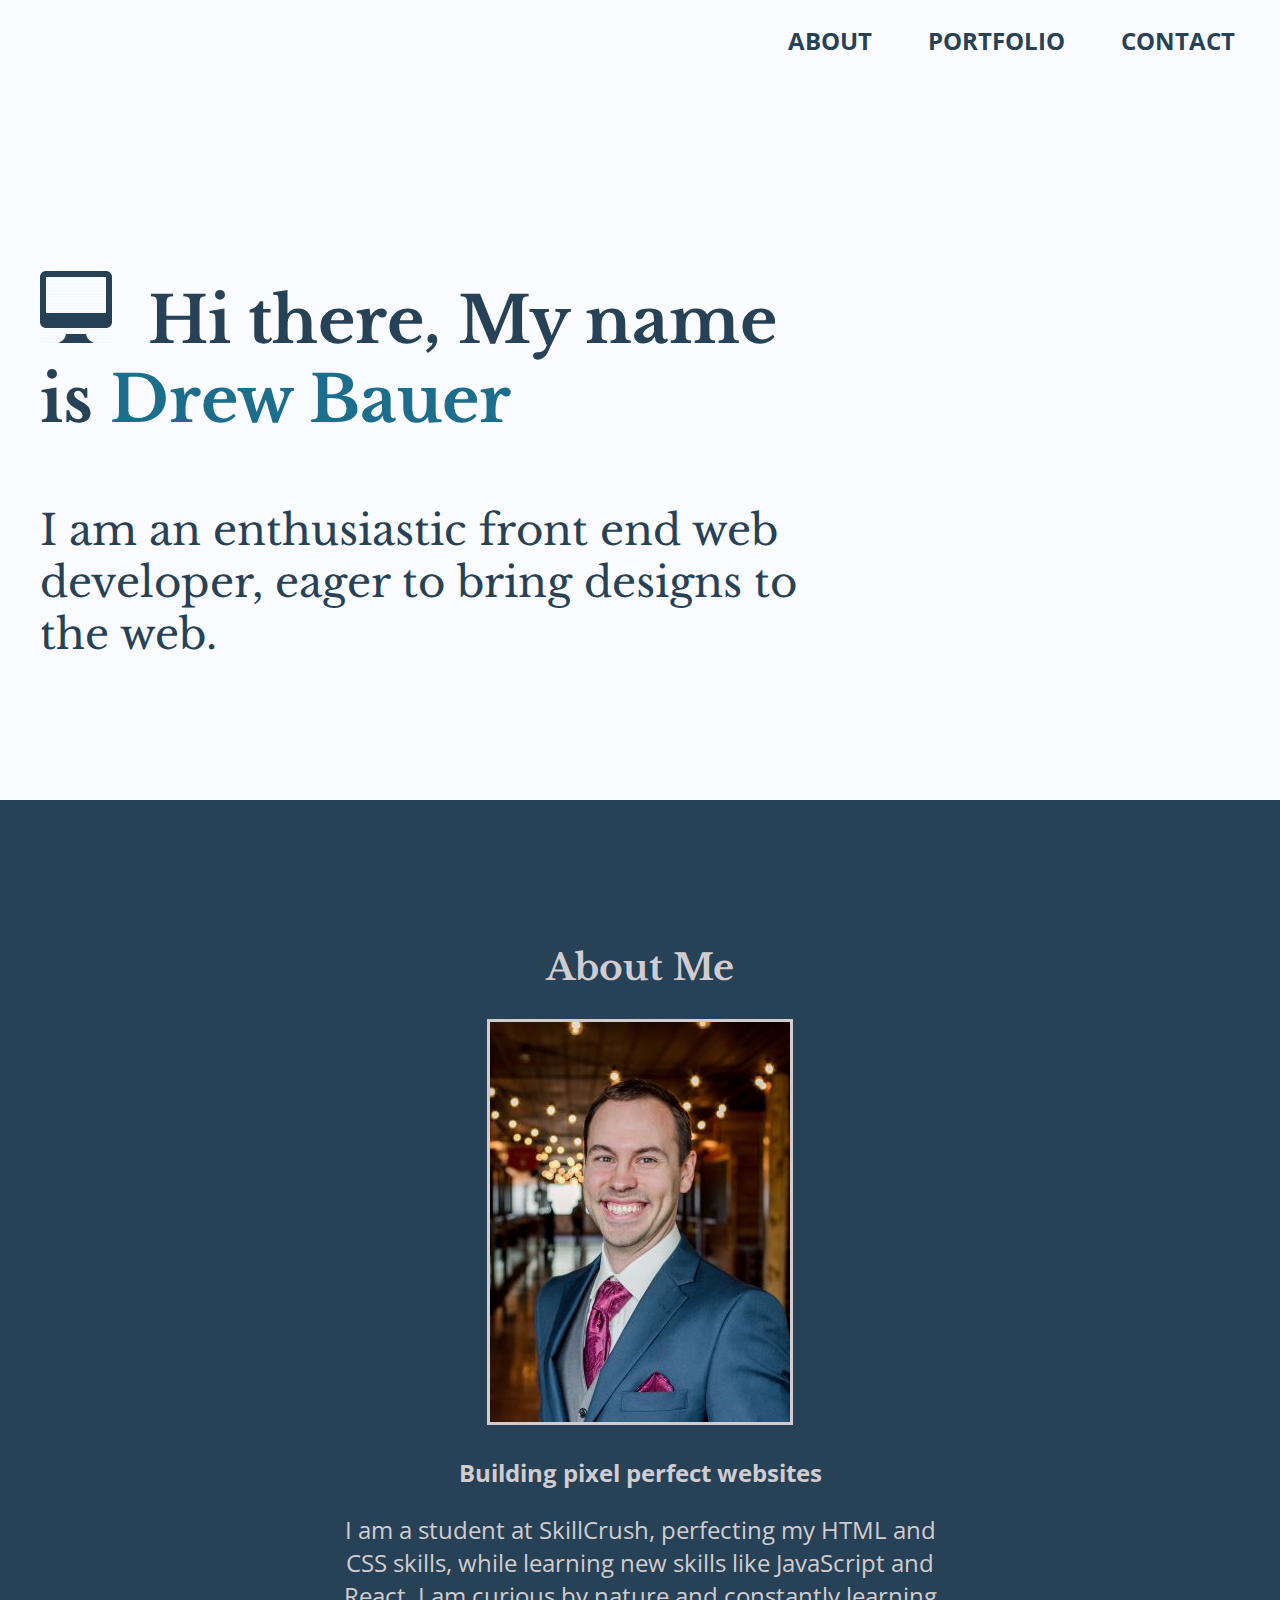
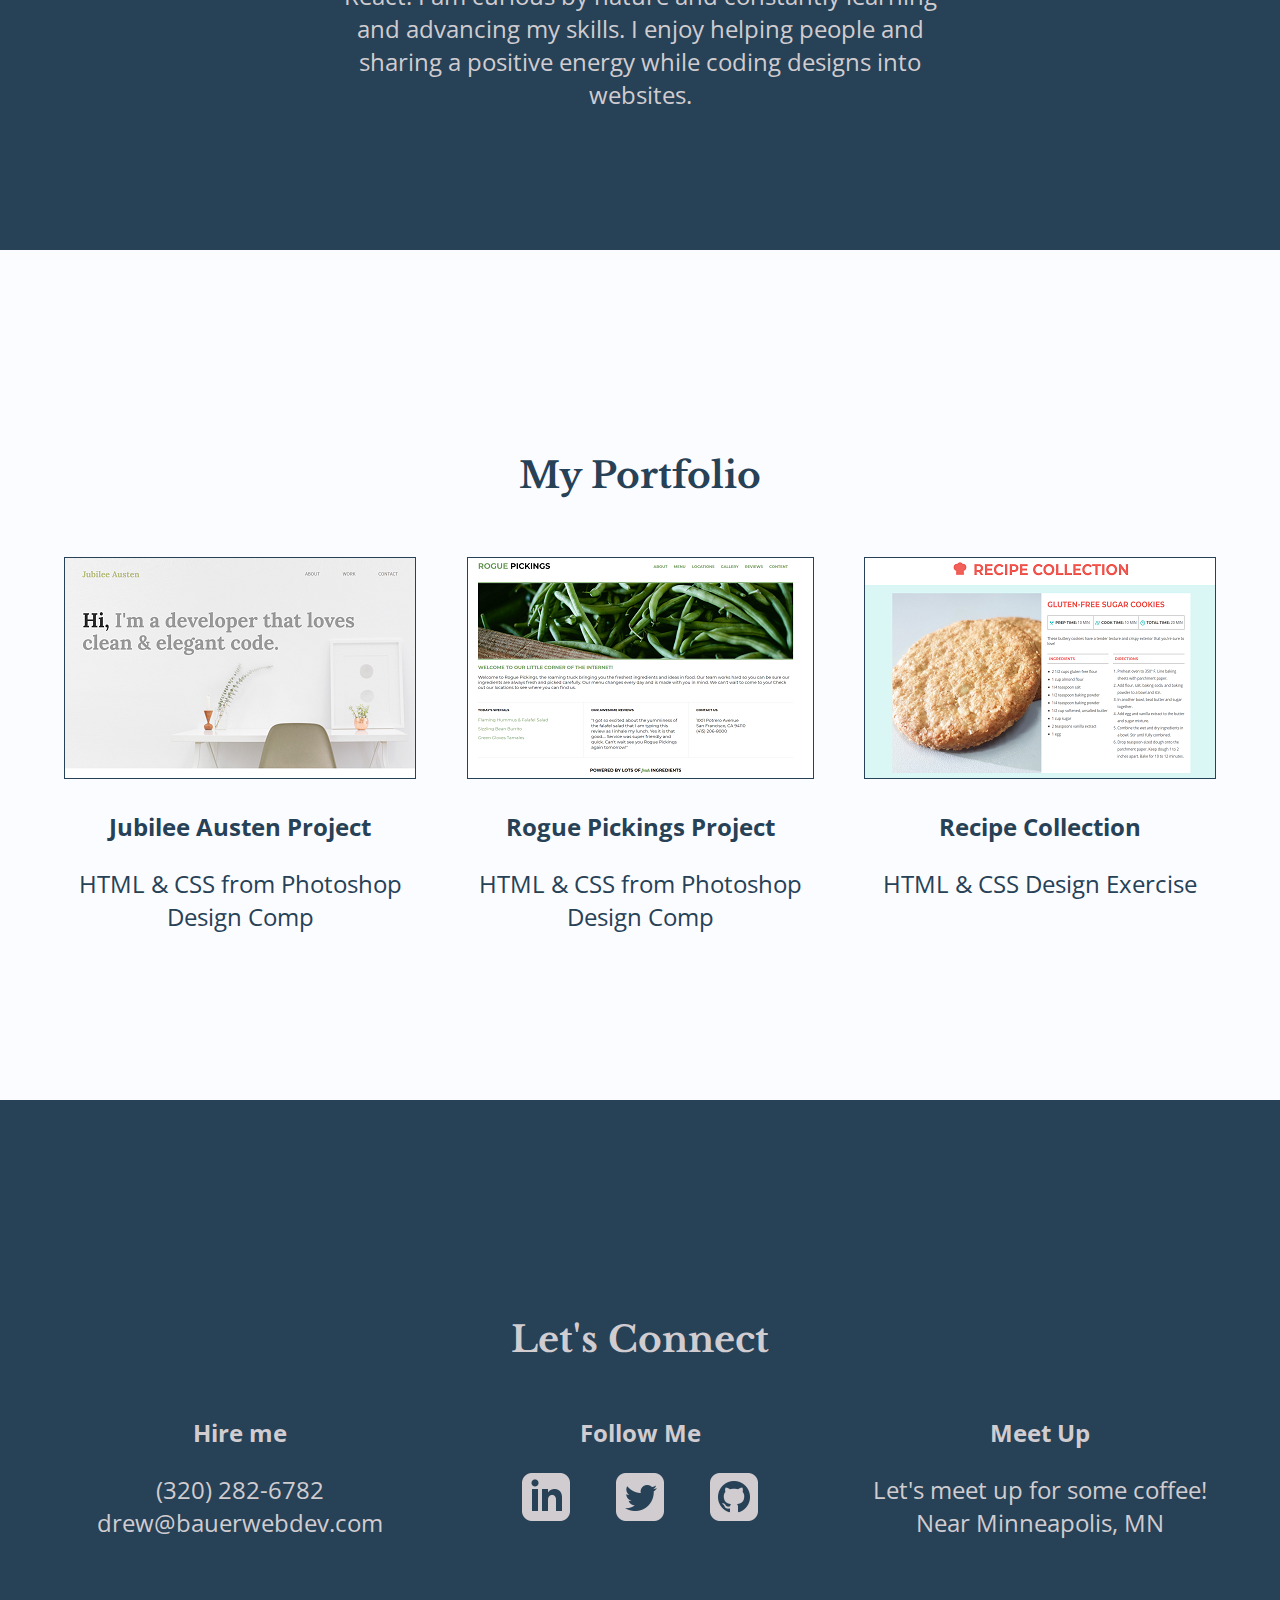
<file: index.html>
<!doctype html>
<html lang="en">
    <head>
        <meta charset="utf-8">
        
        <title>Andrew Bauer | Portfolio</title>        
        <link rel="stylesheet" href="css/normalize.css">
        <link rel="stylesheet" href="css/main.css">
        <link href="https://fonts.googleapis.com/css2?family=Libre+Baskerville:wght@400;700&family=Open+Sans:wght@400;700&display=swap" rel="stylesheet">
        <link href="https://fonts.googleapis.com/css2?family=Libre+Baskerville:wght@400;700&display=swap" rel="stylesheet">
    </head>
    <body>
        <header>
            <div class="full-width">
                <div>
                    <nav>
                        <ul>
                            <li><a href="#about">about</a></li>
                            <li><a href="#portfolio">portfolio</a></li>
                            <li><a href="#contact">contact</a></li>
                        </ul>
                    </nav>
                </div>
                <div class="two-third-width">
                    <img src="img/computer-icon.png" alt="Computer Icon">
                    <h1>Hi there, My name is <span>Drew Bauer</span></h1>
                    <h2>I am an enthusiastic front end web developer, eager to bring designs to the web.</h2>
                </div>
            </div>
        </header>

        <main>
            <section id="about">
                <div class="full-width">
                    <div class="half-width">
                        <h2>About Me</h2>
                        <img src="img/headshot.jpg" alt="photo of Drew">
                        <h3>Building pixel perfect websites</h3>
                        <p>I am a student at SkillCrush, perfecting my HTML and CSS skills, while learning new skills like JavaScript and React. I am curious by nature and constantly learning and advancing my skills. I enjoy helping people and sharing a positive energy while coding designs into websites.</p>
                    </div>
                </div>
            </section>

            <section id="portfolio">
                <div class="full-width">
                    <h2>My Portfolio</h2>
                    <div class="third-width">
                        <a href="/work/jubilee/indexl.html" target="_blank"> <img src="img/jubilee-thumbnail.png" alt="Jubilee Project"></a>
                        <h3>Jubilee Austen Project</h3>
                        <p>HTML &amp; CSS from Photoshop Design Comp</p>
                    </div>

                    <div class="third-width">
                        <a href="work/rogue/index.html" target="_blank"><img src="img/rogue-pickings-thumbnail.png" alt="Rouge Pickings Project"></a>
                        <h3>Rogue Pickings Project</h3>
                        <p>HTML &amp; CSS from Photoshop Design Comp</p>
                    </div>

                    <div class="third-width">
                        <a href="/work/recipe/index.html" target="_blank"><img src="img/recipe-thumbnail.png" alt="Recipe Card Project"></a>
                        <h3>Recipe Collection</h3>
                        <p>HTML &amp; CSS Design Exercise</p>
                    </div>
                </div>
            </section>
        

            <footer id="contact">
                <div class="full-width">
                    <h2>Let's Connect</h2>
                    <div class="third-width">
                        <h3>Hire me</h3>
                        <p>(320) 282-6782 <br>
                        <a href="mailto:drew@bauerwebdev.com">drew@bauerwebdev.com</a>
                        </p>
                    </div>

                    <div class="third-width">
                        <h3>Follow Me</h3>
                        <ul>
                            <li><a href="https://www.linkedin.com/in/andrew-bauer-517aa6a9/" target="_blank"><img src="img/linkedin-icon.png" alt="Linkedin Icon"></a></li>
                            <li><a href="https://twitter.com/baan0503" target="_blank"><img src="img/twitter-icon.png" alt="Twitter Icon"></a></li>
                            <li><a href="https://github.com/bauean4" target="_blank"><img src="img/github-icon.png" alt="GitHub Icon"></a></li>
                        </ul>
                    </div>

                    <div class="third-width">
                        <h3>Meet Up</h3>
                        <p>Let's meet up for some coffee!<br>
                        Near Minneapolis, MN
                        </p>
                    </div>
                </div>
            </footer>
        </main>
    </body>
</html>
</file>
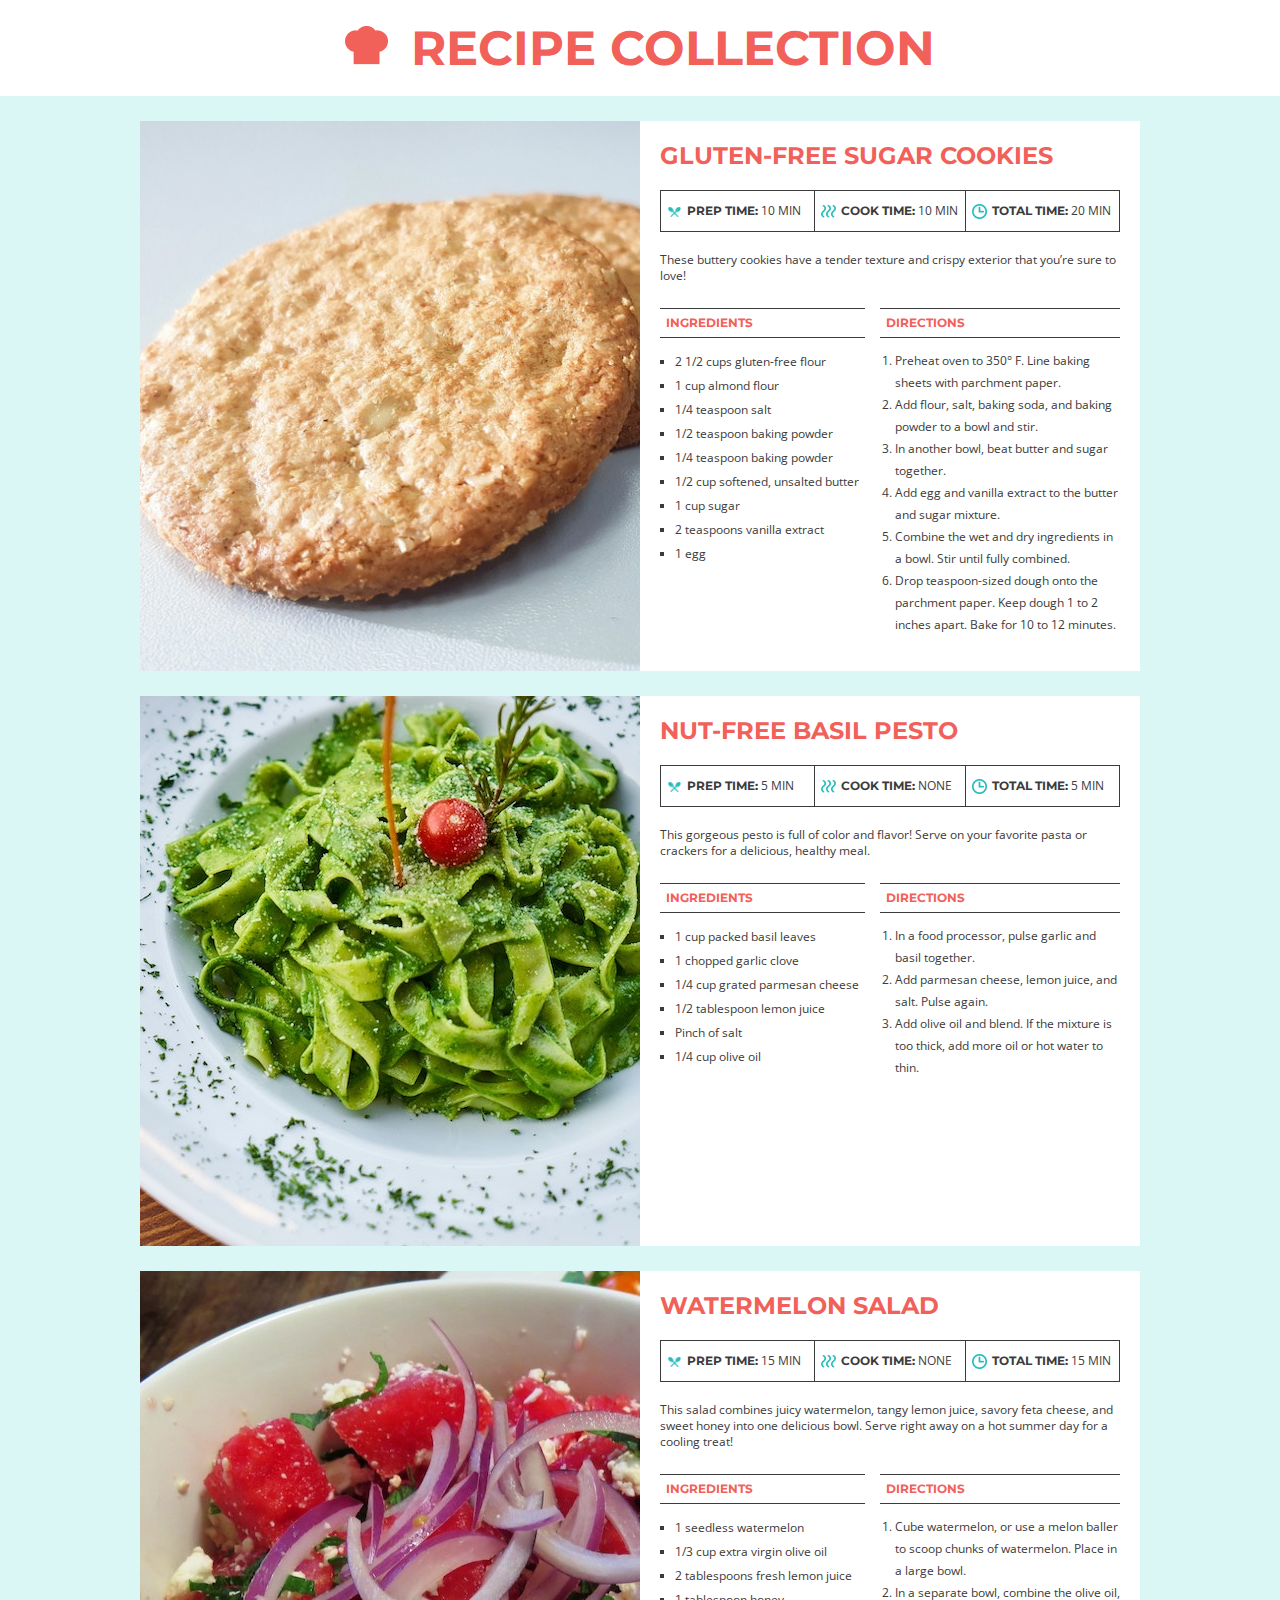
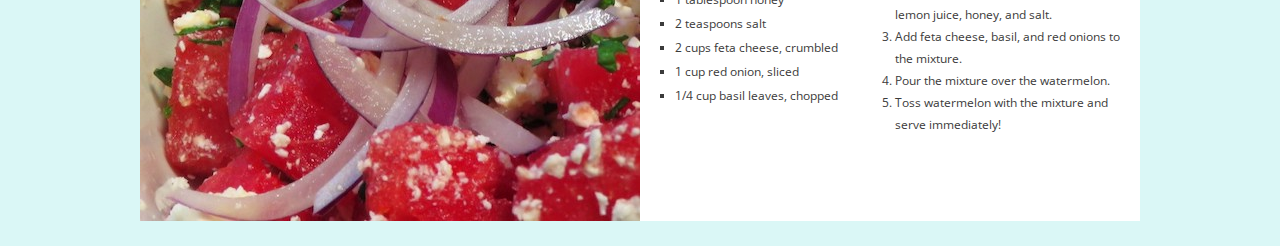
<file: work/recipe/index.html>
<!doctype html>
<html lang="en">

    <head>
        <meta charset="utf-8">
        <title>Recipe Cards Project</title>
        <link rel="stylesheet" href="css/normalize.css">
        <link rel="stylesheet" href="css/style.css">
        <link href="https://fonts.googleapis.com/css?family=Montserrat:700%7COpen+Sans&display=swap" rel="stylesheet">
    </head>

    <body>
        <header>
            <img src="img/chef-hat.png" alt="chef hat">
            <h1>Recipe Collection</h1>
        </header>
        <main>
            <article id="cookies" class="card">
                <div class="image"></div>
                <div class="recipe">
                    <h2>Gluten-Free Sugar Cookies</h2>
                    <div class="time">
                        <div class="prep">
                            <img src="img/spoons.png" alt="prep time"><p class="time-details"><strong>Prep Time:</strong> 10 Min</p>
                        </div>
                        <div class="cook">
                            <img src="img/steam.png" alt="cook time"><p class="time-details"><strong>Cook Time:</strong> 10 Min</p>
                        </div>
                        <div class="total">
                            <img src="img/clock.png" alt="total time"><p class="time-details"><strong>Total Time:</strong> 20 Min</p>
                        </div>
                    </div>
                    <p class="description">These buttery cookies have a tender texture and crispy exterior that you’re
                        sure to love!</p>
                    <div class="columns">
                        <section class="ingredients">
                            <h3>Ingredients</h3>
                            <ul>
                                <li>2 1/2 cups gluten-free flour</li>
                                <li>1 cup almond flour</li>
                                <li>1/4 teaspoon salt</li>
                                <li>1/2 teaspoon baking powder</li>
                                <li>1/4 teaspoon baking powder</li>
                                <li>1/2 cup softened, unsalted butter</li>
                                <li>1 cup sugar</li>
                                <li>2 teaspoons vanilla extract</li>
                                <li>1 egg</li>
                            </ul>
                        </section>
                        <section class="directions">
                            <h3>Directions</h3>
                            <ol>
                                <li>Preheat oven to 350&deg; F. Line baking sheets with parchment paper.</li>
                                <li>Add flour, salt, baking soda, and baking powder to a bowl and stir.</li>
                                <li>In another bowl, beat butter and sugar together.</li>
                                <li>Add egg and vanilla extract to the butter and sugar mixture.</li>
                                <li>Combine the wet and dry ingredients in a bowl. Stir until fully combined.</li>
                                <li>Drop teaspoon-sized dough onto the parchment paper. Keep dough 1 to 2 inches apart.
                                    Bake for 10 to 12 minutes.</li>
                            </ol>
                        </section>
                    </div>
                </div>
            </article>
            <article id="pesto" class="card">
                <div class="image"></div>
                <div class="recipe">
                    <h2>Nut-Free Basil Pesto</h2>
                    <div class="time">
                        <div class="prep">
                            <img src="img/spoons.png" alt="prep time"><p class="time-details"><strong>Prep Time:</strong> 5 Min</p>
                        </div>
                        <div class="cook">
                            <img src="img/steam.png" alt="cook time"><p class="time-details"><strong>Cook Time:</strong> None</p>
                        </div>
                        <div class="total">
                            <img src="img/clock.png" alt="total time"><p class="time-details"><strong>Total Time:</strong> 5 Min</p>
                        </div>
                    </div>
                    <p class="description">This gorgeous pesto is full of color and flavor! Serve on your favorite pasta
                        or crackers for a delicious, healthy meal.</p>
                    <div class="columns">
                        <section class="ingredients">
                            <h3>Ingredients</h3>
                            <ul>
                                <li>1 cup packed basil leaves</li>
                                <li>1 chopped garlic clove</li>
                                <li>1/4 cup grated parmesan cheese</li>
                                <li>1/2 tablespoon lemon juice</li>
                                <li>Pinch of salt</li>
                                <li>1/4 cup olive oil</li>
                            </ul>
                        </section>
                        <section class="directions">
                            <h3>Directions</h3>
                            <ol>
                                <li>In a food processor, pulse garlic and basil together.</li>
                                <li>Add parmesan cheese, lemon juice, and salt. Pulse again.</li>
                                <li>Add olive oil and blend. If the mixture is too thick, add more oil or hot water to
                                    thin.</li>
                            </ol>
                        </section>
                    </div>
                </div>
            </article>
            <article id="salad" class="card">
                <div class="image"></div>
                <div class="recipe">
                    <h2>Watermelon Salad</h2>
                    <div class="time">
                        <div class="prep">
                            <img src="img/spoons.png" alt="prep time"><p class="time-details"><strong>Prep Time:</strong> 15 Min</p>
                        </div>
                        <div class="cook">
                            <img src="img/steam.png" alt="cook time"><p class="time-details"><strong>Cook Time:</strong> None</p>
                        </div>
                        <div class="total">
                            <img src="img/clock.png" alt="total time"><p class="time-details"><strong>Total Time:</strong> 15 Min</p>
                        </div>
                    </div>
                    <p class="description">This salad combines juicy watermelon, tangy lemon juice, savory feta cheese,
                        and sweet honey into one delicious bowl. Serve right away on a hot summer day for a cooling
                        treat!</p>
                    <div class="columns">
                        <section class="ingredients">
                            <h3>Ingredients</h3>
                            <ul>
                                <li>1 seedless watermelon</li>
                                <li>1/3 cup extra virgin olive oil</li>
                                <li>2 tablespoons fresh lemon juice</li>
                                <li>1 tablespoon honey</li>
                                <li>2 teaspoons salt</li>
                                <li>2 cups feta cheese, crumbled</li>
                                <li>1 cup red onion, sliced</li>
                                <li>1/4 cup basil leaves, chopped</li>
                            </ul>
                        </section>
                        <section class="directions">
                            <h3>Directions</h3>
                            <ol>
                                <li>Cube watermelon, or use a melon baller to scoop chunks of watermelon. Place in a
                                    large bowl.</li>
                                <li>In a separate bowl, combine the olive oil, lemon juice, honey, and salt.</li>
                                <li>Add feta cheese, basil, and red onions to the mixture.</li>
                                <li>Pour the mixture over the watermelon.</li>
                                <li>Toss watermelon with the mixture and serve immediately!</li>
                            </ol>
                        </section>
                    </div>
                </div>
            </article>
        </main>
    </body>

</html>
</file>
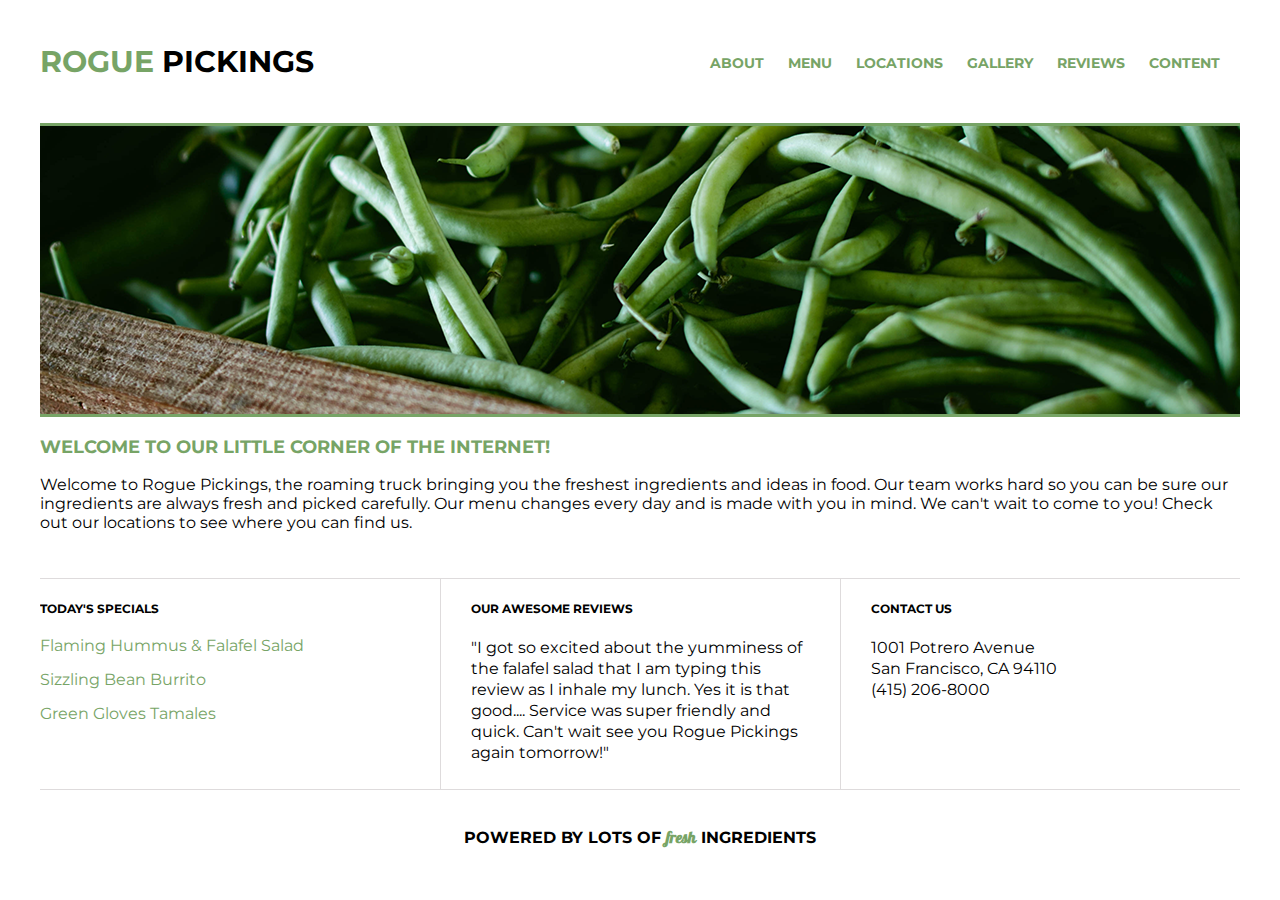
<file: work/rogue/index.html>
<!doctype html>
<html lang="en">

    <head>
        <meta charset="utf-8">
        <title>Rogue Pickings</title>
        <link rel="stylesheet" href="css/normalize.css">
        <link rel="stylesheet" href="css/main.css">
        <link href="https://fonts.googleapis.com/css2?family=Montserrat:wght@400;700&display=swap" rel="stylesheet">
        <link href="https://fonts.googleapis.com/css2?family=Galada&display=swap" rel="stylesheet">
    </head>

    <body>
        <header>
            <div class="full-width">
                <div class="half-width">
                    <h1><span>Rogue</span> Pickings</h1>
                </div>
                <div class="half-width">
                    <nav>
                        <ul>
                            <li><a href="about">About</a></li>
                            <li><a href="menu">Menu</a></li>
                            <li><a href="locations">Locations</a></li>
                            <li><a href="gallery">Gallery</a></li>
                            <li><a href="reviews">Reviews</a></li>
                            <li><a href="content">Content</a></li>
                        </ul>
                    </nav>
                </div>
            </div>
        </header>

        <main>            
            <div class="full-width">
                <img id="main-image" src="img/hero.png" alt="Green beans" height="288">
            </div>
            
            <section id="top-section">
                <div class="full-width">
                    <h2>Welcome to our little corner of the internet!</h2>
                    <p>Welcome to Rogue Pickings, the roaming truck bringing you the freshest ingredients and ideas in food. Our team works hard so you can be sure our ingredients are always fresh and picked carefully. Our menu changes every day and is made with you in mind. We can't wait to come to you! Check out our locations to see where you can find us.</p>
                </div>
            </section>

            <section id="bottom-section">
                <div class="full-width">
                    <div class="third-width" id="specials">
                        <h3>Today's Specials</h3>                        
                        <p>Flaming Hummus &amp; Falafel Salad</p>
                        <p>Sizzling Bean Burrito</p>
                        <p>Green Gloves Tamales</p>
                    </div>
                    <div class="third-width" id="reviews">
                        <h3>Our Awesome Reviews</h3>
                        <p>"I got so excited about the yumminess of the falafel salad that I am typing this review as I inhale my lunch. Yes it is that good.... Service was super friendly and quick. Can't wait see you Rogue Pickings again tomorrow!"</p>
                    </div>
                    <div class="third-width" id="contact">
                        <h3>Contact Us</h3>
                        <p>1001 Potrero Avenue<br>
                            San Francisco, CA 94110<br>
                            (415) 206-8000</p>
                    </div>
                </div>
            </section>
        </main>

        <footer>
            <div class="full-width">
                <p>Powered By Lots of <span>fresh</span> Ingredients</p>
            </div>
        </footer>
    </body>
</html>
</file>
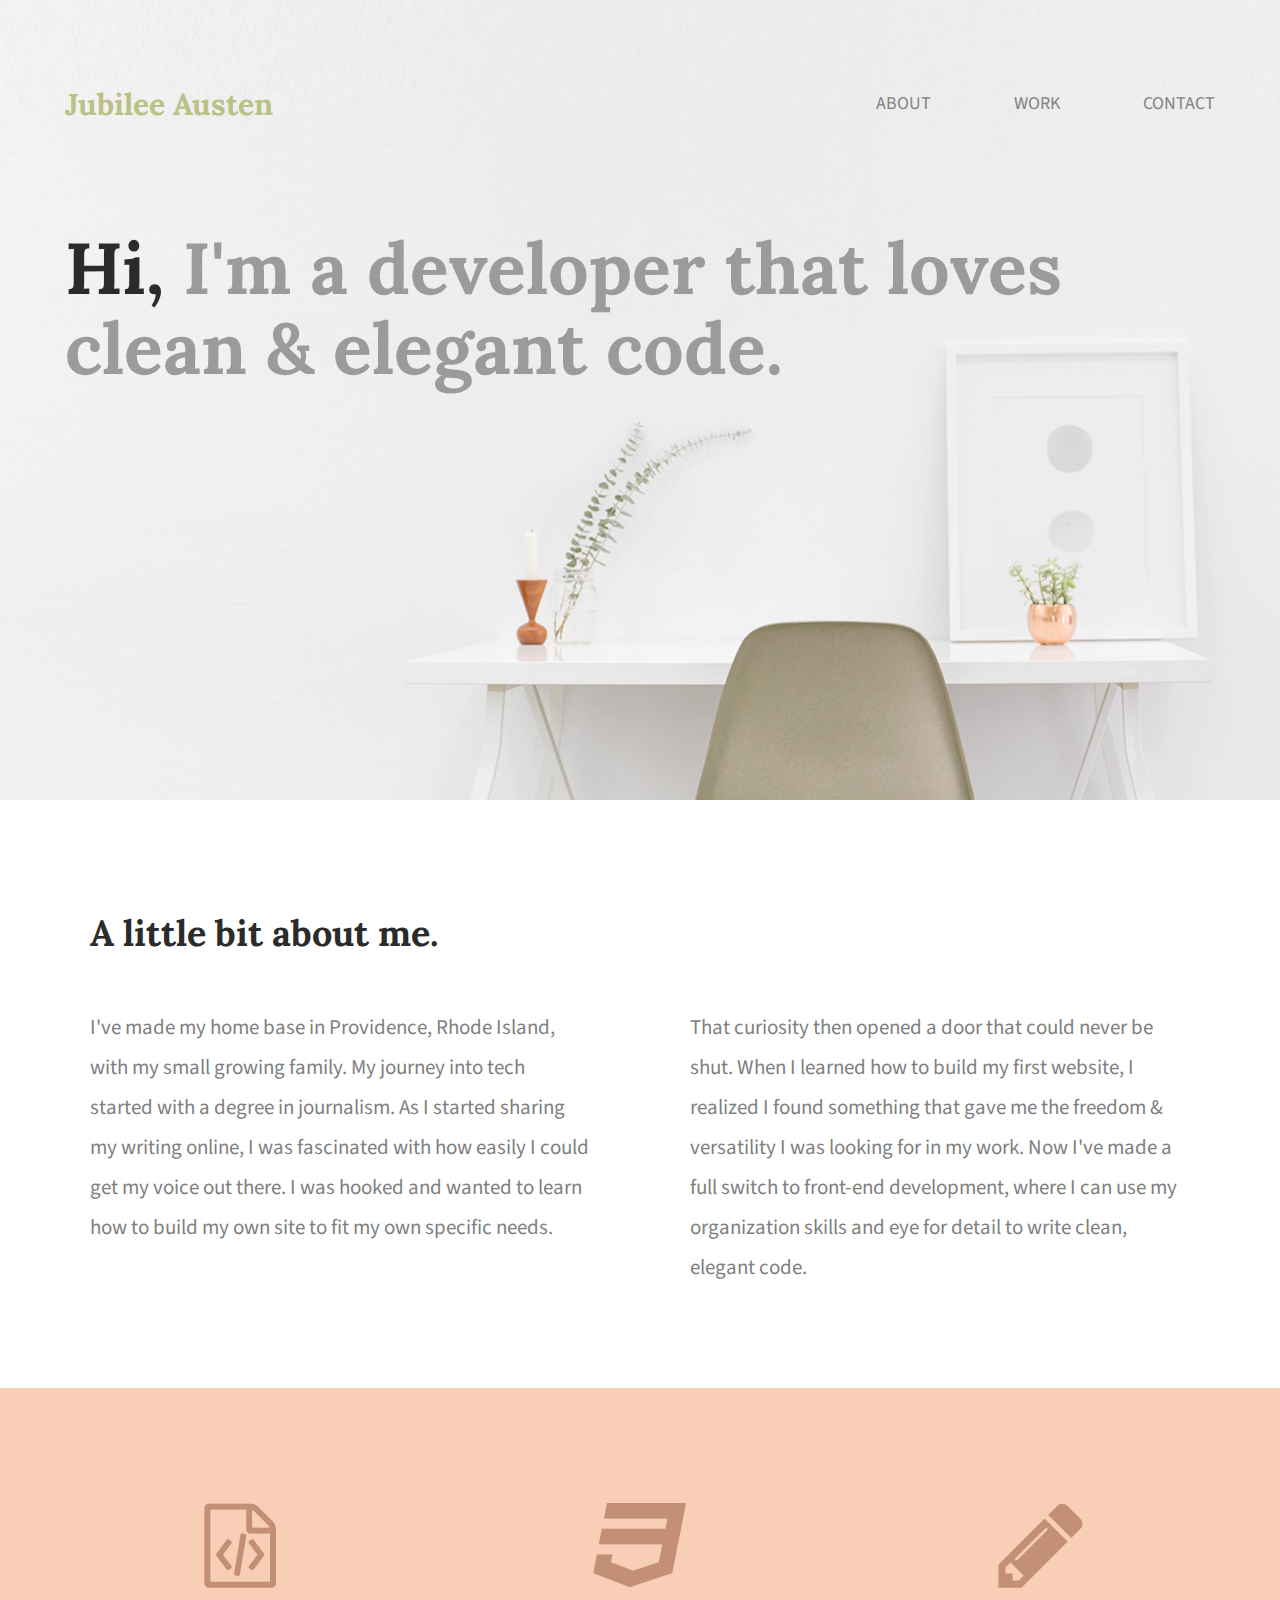
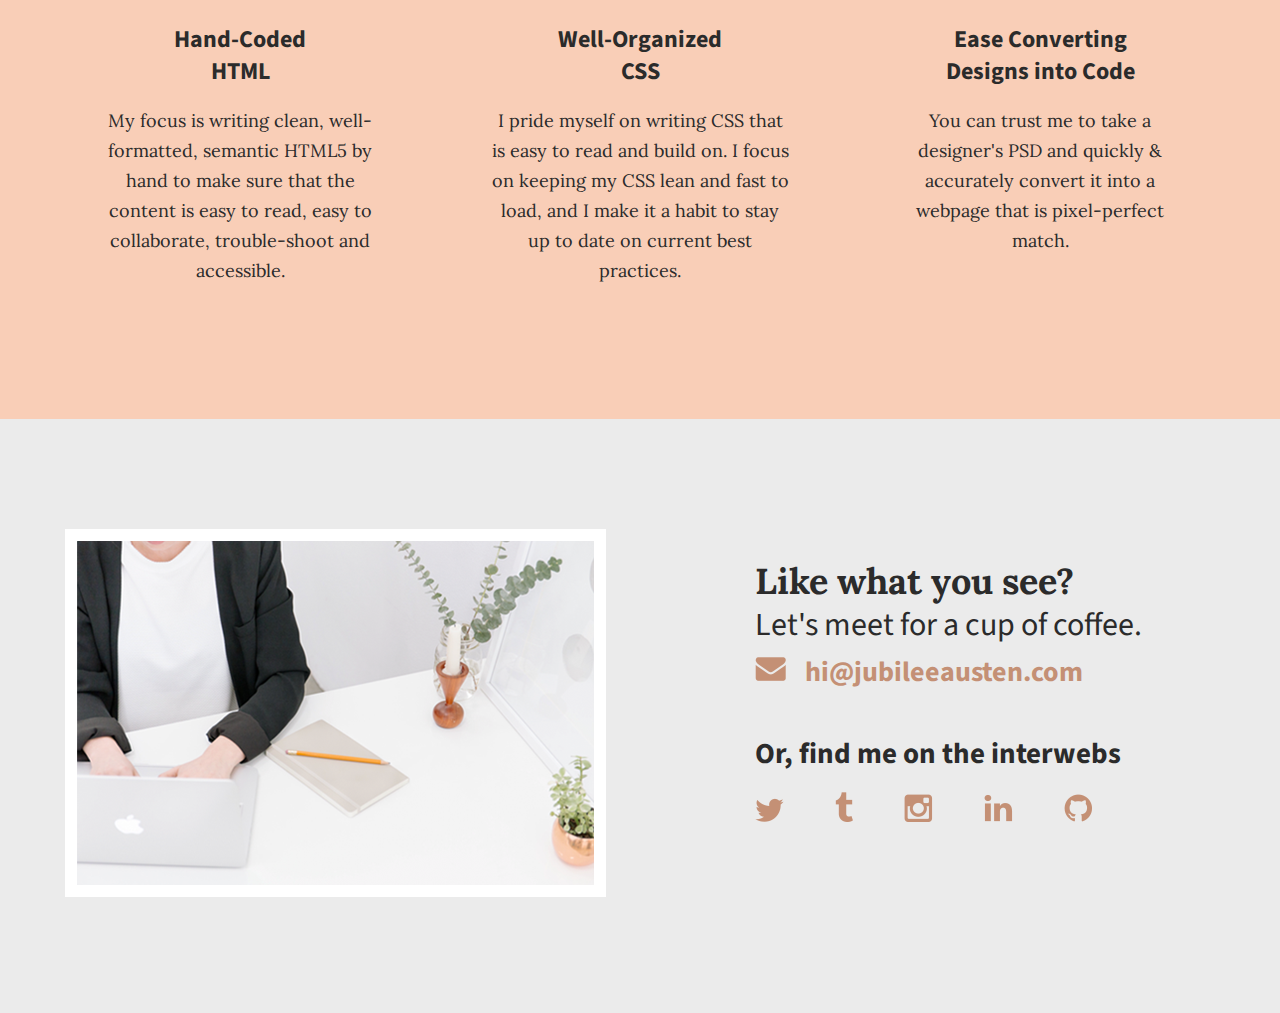
<file: work/jubilee/indexl.html>
<!doctype html>
<html lang="en">

<head>
    <meta charset="utf-8">
    <title>Jubilee Austen | Portfolio</title>
    <link rel="stylesheet" href="css/normalize.css">
    <link rel="stylesheet" href="css/main.css">
    <link href='https://fonts.googleapis.com/css?family=Source+Sans+Pro:400,700' rel='stylesheet' type='text/css'>
    <link href="https://fonts.googleapis.com/css2?family=Lora:wght@400;700&display=swap" rel="stylesheet" type='text/css'>
</head>

<body>
    <header>
        <div class="full-width">
            <div class="half-width">
                <h1>Jubilee Austen</h1>
            </div>
            <div class="half-width">
                <nav>
                    <ul>
                        <li><a href="#about">About</a></li>
                        <li><a href="#work">Work</a></li>
                        <li><a href="#contact">Contact</a></li>
                    </ul>
                </nav>
            </div>
            <h2><span>Hi,</span> I'm a developer that loves clean &amp; elegant code.</h2>
        </div>
    </header>

    <main>
        <section id="about">
            <div class="full-width">
                <h2>A little bit about me.</h2>
                <div class="half-width">
                    <p>I've made my home base in Providence, Rhode Island, with my small growing family. My journey into tech started with a degree in journalism. As I started sharing my writing online, I was fascinated with how easily I could get my voice out there. I was hooked and wanted to learn how to build my own site to fit my own specific needs.</p>
                </div>
                <div class="half-width">
                    <p>That curiosity then opened a door that could never be shut. When I learned how to build my first website, I realized I found something that gave me the freedom & versatility I was looking for in my work. Now I've made a full switch to front-end development, where I can use my organization skills and eye for detail to write clean, elegant code.</p>
                </div>
            </div>
        </section>

        <section id="work">
            <div class="full-width">
                <div class="third-width">
                    <img src="img/html-icon.png" alt="HTML icon">
                    <h3>Hand-Coded HTML</h3>
                    <p>My focus is writing clean, well-formatted, semantic HTML5 by hand to make sure that the content is easy to read, easy to collaborate, trouble-shoot and accessible.</p>
                </div>
                <div class="third-width">
                    <img src="img/css-icon.png" alt="CSS icon">
                    <h3>Well-Organized CSS</h3>
                    <p>I pride myself on writing CSS that is easy to read and build on. I focus on keeping my CSS lean and fast to load, and I make it a habit to stay up to date on current best practices.</p>
                </div>
                <div class="third-width">
                    <img src="img/pencil-icon.png" alt="Pencil icon">
                    <h3>Ease Converting Designs into Code</h3>
                    <p>You can trust me to take a designer's PSD and quickly & accurately convert it into a webpage that is pixel-perfect match.</p>
                </div>
            </div>
        </section>      

        <footer id="contact">
            <div class="full-width">
                <div class="half-width">
                    <img id="contact-img" src="img/contact-image.png" alt="contact image">
                </div>
                <div class="half-width">
                    <h2>Like what you see?</h2>
                    <h3 id="email-header">Let's meet for a cup of coffee.</h3>
                    <a href="mailto:hi@jubileeausten.com"><img id="envelope" src="img/envelope.png" alt="envelope"></a> &nbsp;
                    <a href="mailto:hi@jubileeausten.com">hi@jubileeausten.com</a>
                    <br>
                    <h3 id="socialmedia-header">Or, find me on the interwebs</h3>
                    <ul>
                        <li><a href="https://twitter.com/baan0503" target="_blank"><img src="img/twitter.png" alt="twitter icon"></a></li>
                        <li><a href="https://twitter.com/baan0503" target="_blank"><img src="img/tumblr.png" alt="tumblr icon"></a></li>
                        <li><a href="https://www.instagram.com/dbauer0503/" target="_blank"><img src="img/instagram.png" alt="instagram icon"></a></li>
                        <li><a href="https://www.linkedin.com/in/andrew-bauer-517aa6a9/" target="_blank"><img src="img/linkedIn.png" alt="linkedin icon"></a></li>
                        <li><a href="https://twitter.com/baan0503" target="_blank"><img src="img/github.png" alt="github icon"></a></li>
                    </ul>
                </div>
            </div>
        </footer>
    </main>        
</body>

</html>
</file>
<file: css/main.css>
/****** Main Styles ******/

body {
    font-family: 'Open Sans', sans-serif;
    background-color: #FBFCFF;
    color: #274156;
    font-size: 24px;
}

ul {
    list-style-type: none;
    padding: 0;
}


h2 {
    font-size: 36px;
    font-family: 'Libre Baskerville', serif;
}

h3 {
    font-size: 24px;
}

/****** Grid ******/

.full-width {
    width: 1200px;
    overflow: auto;
    margin: 0 auto;
}

.half-width {
    width: 600px;
    margin: 0 auto;
}

.third-width {
    width: 400px;
    float: left;
}

.two-third-width {
    width: 800px;
    float: left;
    clear: both;
}

/****** Header Section ******/

header {
    height: 800px;
}

header nav{
    float: right;
}

header nav ul li {
    display: inline-block;
    padding-left: 40px;
    padding-bottom: 190px;
}

header nav ul li a {
    color: #274156;
    font-size: 24px;
    font-weight: bold;
    text-decoration: none;
    text-transform: uppercase;
    border-radius: 10px;
    padding: 2px 5px;
}

nav ul li a:hover
	{
		color: #FBFCFF;
		background-color: #274156;
	}

header h1 {
    display: inline;
    font-family: 'Libre Baskerville', serif;
    font-size: 64px;
}

header h2 {
    padding: 30px 0;
    font-size: 42px;
    font-weight: normal;
}

header h1 span {
    color: #1C6E8C;
}

header img {
    padding-right: 30px;
}

/****** About Section ******/

#about {
    height: 1050px;
    background-color: #274156;
    color: #D0CCD0;
    text-align: center;
    display: flex;
    align-items: center;
}

#about img {
    border: 3px solid #D0CCD0;
}



/****** Portfolio Section ******/

#portfolio {
    height: 850px;
    text-align: center;
    display: flex;
    align-items: center;
}

#portfolio h2 {
    padding: 30px 0;
}

#portfolio img {
    border: 1px solid #274156;
}

/****** Contact Section ******/
#contact {
    height: 650px;
    background-color: #274156;
    color: #D0CCD0;
    text-align: center;
    display: flex;
    align-items: center;
}

#contact a {
    color: #D0CCD0;
    text-decoration: none;
}

ul li {
    display: inline-block;
}

ul li img {
    padding: 0 20px;
}

/*Colors
Light Gray:  #D0CCD0
Ghost White:  #FBFCFF
Davys Grey:  #605856
Blue Sapphire #4: #1C6E8C
Charcoal: #274156

Fonts
font-family: 'Libre Baskerville', serif;
font-family: 'Open Sans', sans-serif;
*/
</file>
<file: work/recipe/css/style.css>
body {
    background-color: #DAF7F6;
    color: #3B3B3B;
    font-family: 'Open Sans', sans-serif;
    font-size: 12px;  
    line-height: 16px;  
}


/****** Header ******/
header {
    background-color: #ffffff;
    text-align: center;    
}

h1 {
    color: #F16059;
    display: inline-block;
    font-family: 'Montserrat', sans-serif;
    font-size: 48px;
    font-weight: bold;
    padding: 40px 0;
    margin: 0;
    text-transform: uppercase;
}

header img {
    padding-right: 20px;
}

main {
    width: 1000px;
    margin: 0 auto;
}

.card {
    margin: 25px 0;
    overflow: auto;
}

.image {
    float: left;
    height: 550px;
    width: 500px;
}

.recipe {
    float: left;
    padding: 20px;
    height: 550px;
    width: 500px;
    background-color: #ffffff;
    box-sizing: border-box;
}

#cookies .image {
    background-image: url('../img/gluten-free-sugar-cookies.jpg');
    background-size: cover;
}

#pesto .image {
    background-image: url('../img/nut-free-pesto.jpg');
    background-size: cover;
}

#salad .image {
    background-image: url('../img/watermelon-salad.jpg');
    background-size: cover;
}

.recipe h2 {
    color: #F16059;
    font-size: 24px;
    font-family: 'Montserrat', sans-serif;
    font-weight: bold;
    text-transform: uppercase;
    margin-top: 0;
    line-height: 29px;
}

.time {
    margin-bottom: 20px;
    border: 1px solid #3B3B3B;
    overflow: auto;

}

.time div {
    float: left;
    padding-left: 6px;
    width: 33.3333%;
    box-sizing: border-box;
    text-transform: uppercase;
}

.time .cook {
    border-width: 0 1px;
    border-style: solid;
    border-color: #3B3B3B;
}

.time img {
    width: 15px;
    height: auto;
    margin-right: 5px;
    vertical-align: middle;
}

.time-details {
    display: inline-block;
}

.time strong {
    font-family: 'Montserrat', sans-serif;
}

.columns {
    overflow: auto;
}

.directions {
    float: left;
    width: 240px;
}

.ingredients {
    float: left;
    width: 205px;
    margin-right: 15px;
}

.recipe h3 {
    padding: 6px;
    color: #F16059;
    font-weight: bold;
    text-transform: uppercase;
    border-width: 1px 0;
    border-style: solid;
    border-color: #3B3B3B;
    font-size: 12px;
    font-family: 'Montserrat', sans-serif;
}

.ingredients ul {
    padding-left: 15px;
    line-height: 24px;
    list-style: square;
}

.directions ol {
    padding-left: 15px;
    line-height: 22px;
}
</file>
<file: work/rogue/css/main.css>
/****** Base Styles ******/
body {
    color: #000000;
    font-family: 'Montserrat', sans-serif;
}

/****** Grid ******/
.full-width {
    margin: 0 auto;
    overflow: auto;
    width: 1200px;
}

.half-width {
    float: left;
    width: 600px;
}

.third-width {
    float: left;
    width: 400px;
}

/****** Header Section ******/
h1 {
    font-size: 30px;
    line-height: 23px;
    padding: 30px 0;
    text-transform: uppercase;
}

header h1 span {
    color: #77a466;
}

nav {
    float: right;
    padding-top: 37px;
}

nav ul li {
    display: inline-block;
    padding-right: 20px;
    font-weight: bold;
    text-transform: uppercase;
    font-size: 14px;
    
}
nav ul li a {
    color: #77a466; 
    text-decoration: none;
 
}

/****** Main Image ******/
#main-image {
    border-top: 3px solid #77a466;
    border-bottom: 3px solid #77a466;
}

/****** Top Section ******/
#top-section h2 {
    color: #77a466;
    font-size: 18px;
    line-height: 23px;
    text-transform: uppercase;
}

#top-section p {
    padding-bottom: 30px;
}

/****** Bottom Section ******/
#bottom-section .full-width {
    border-top: 1px solid #dedbdc;
    border-bottom: 1px solid #dedbdc;
}

h3 {
    font-size: 12px;
    font-weight: bold;
    text-transform: uppercase;
    line-height: 25px;
    padding-top: 5px;
}

#contact, #reviews {
    border-left: 1px solid #dedbdc;
    height: 210px;
    box-sizing: border-box;
}

#specials p {
    color: #77a466;
    font-size: 16px;
    line-height: 18px;
}

#contact p, #reviews p {
    font-size: 16px;
    line-height: 21px;
}

#reviews h3, #reviews p, #contact h3, #contact p {
    padding-left: 30px;
    padding-right: 30px;
}

/****** Footer ******/
footer{
    font-size: 16px;
    font-weight: bold;
    line-height: 23px;
    text-align: center;
    padding: 20px 0;
    text-transform: uppercase;
}

footer span {
    color: #77a466;
    font-family: 'Galada', cursive;
    text-transform: lowercase;
}
</file>
<file: work/jubilee/css/main.css>
/****** Base Styles ******/

body {
    color: #2b2b2b;
    font-family: 'Source Sans Pro', sans-serif;
}

/****** Grid ******/

.full-width {
    margin: 0 auto;
    overflow: auto;
    width: 1200px;
}

.half-width {
    float: left;
    width: 600px;
}

.third-width {
    float: left;
    width: 400px;
}

/****** Header Section ******/

header {
    background: url('../img/full-background.png');
    background-position: center;
    background-size: cover;
    height: 800px;
}

header h1 {
    color: #bbc085;
    font-family: 'Lora', serif;
    font-size: 30px;
    padding: 65px 0 65px 25px;
}

nav {
    float: right;
    padding: 75px 25px;
}

nav ul li {
    display: inline-block;
}

nav ul li a {
    color: #828282;
    font-size: 18px;
    padding-left: 80px;
    text-decoration: none;  
    text-transform: uppercase;      
}

header h2 {    
    clear: both;
    color: #9b9b9b;
    font-family: 'Lora', serif;
    font-size: 72px;
    line-height: 80px;
    padding: 20px 0 20px 25px;
    width: 1000px;
}

header h2 span {
    color: #2b2b2b;
}

/****** About Section ******/

#about .full-width {
    padding: 80px 0;
}

#about h2 {
    font-family: 'Lora', serif;
    font-size: 36px;
    padding-left: 50px;
}

#about p {
    color: #7f7f7f;
    font-size: 21px;
    line-height: 40px;
    padding-left: 50px;
    padding-right: 50px;
}

/****** Work Section ******/

#work {
    background-color: #f9ceb7;
    text-align: center;
}

#work .full-width {
    padding: 115px 0;
}

#work img {
    padding-bottom: 30px;
}

#work h3 {
    font-size: 24px;
    line-height: 32px;
    margin: 0 auto;
    width: 190px;
}

#work p {
    font-family: 'Lora', serif;
    font-size: 18px;
    line-height: 30px;
    padding: 0 50px;
}

/****** Contact Section ******/

#contact {
    background-color:#ebebeb;
}

#contact .full-width {
    padding: 110px 0;
}

#contact #contact-img {
    border: 12px solid #ffffff;
    margin-left: 25px;    
}

#contact h2, #contact #email-header, #contact #socialmedia-header, #contact ul {
    padding-left: 115px;
} 

#contact #envelope {
    padding: 0 10px 0 115px;
}

#contact h2 {
    font-family: 'Lora', serif;
    font-size: 36px;
    line-height: 44px;
}

#contact #email-header {
    font-size: 32px;
    font-weight: 400;
    line-height: 44px;
    margin: -30px 0 5px 0;
}

#contact #socialmedia-header {    
    font-size: 29px;
    font-weight: bold;
    line-height: 44px;
    margin: 40px 0 0 0;
}

#contact a {    
    color: #c49075;    
    font-size: 28px;
    font-weight: bold;
    text-decoration: none;
}

#contact ul {
    list-style: none;
}

#contact ul li {
    display: inline-block;
}

#contact ul img {
    padding-right: 48px;
}
</file>
